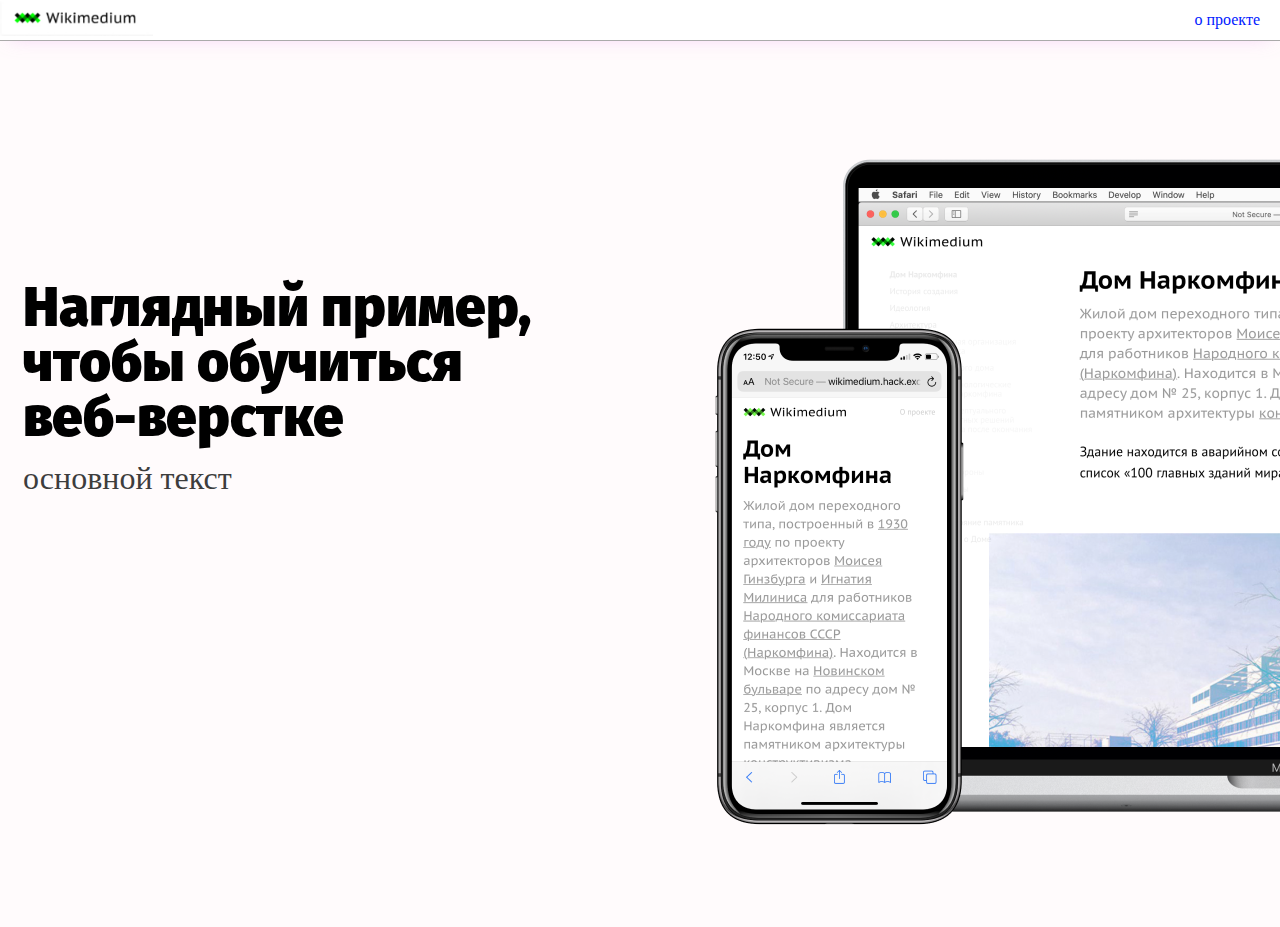
<file: about.html>
<!DOCTYPE html>
<html lang="en">
<head>
    <meta charset="UTF-8">
    <meta name="viewport" content="width=device-width, initial-scale=1.0">
    <title>Document</title>
    <link rel="stylesheet" href="./css/style.css">
</head>
<body>
    <div class="menubar">
        <a class="logo" href="index.html"><img src="./img/logo.png" alt=""></a>
        <a class="logotipe" href="about.html"> о проекте </a>
    </div>

    <section class="section1"> <!-- 1 экран -->
        <div>
            <h1>Наглядный пример, <br>
                чтобы обучиться веб-верстке
            </h1>
            <p> основной текст</p>
        </div>

        <div>
            <img src="./img/section1.png" alt="">
        </div>
    </section>
</body>
</html>
</file>
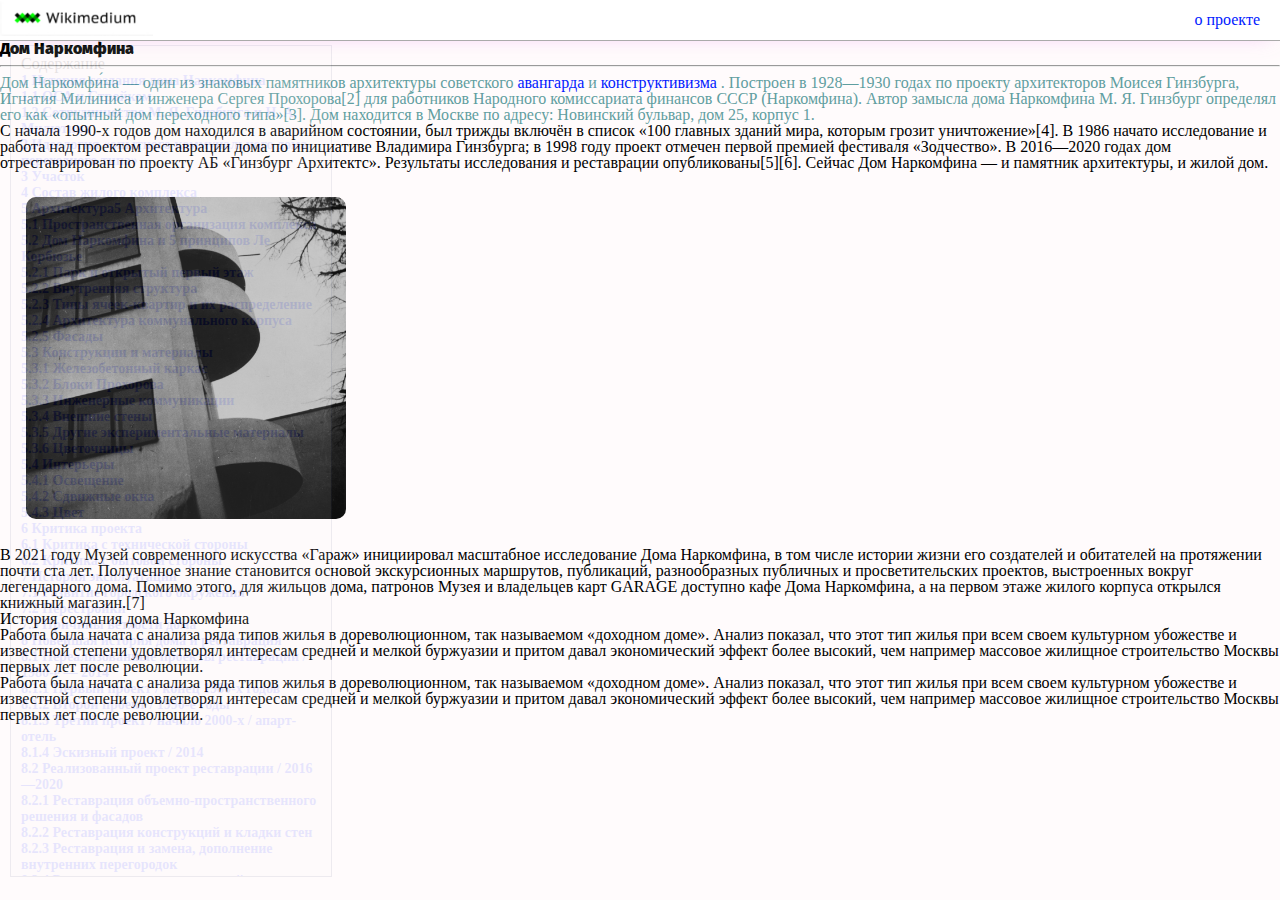
<file: dom.html>
<!DOCTYPE html>
<html lang="ru">
<head>
    <meta charset="UTF-8">
    <meta name="viewport" content="width=device-width, initial-scale=1.0">
    <title> Cod </title>
    <!-- I am Nona -->
    <!-- комментарий command + / -->
    <!-- command + s = сохранить -->
    <link rel="stylesheet" href="./css/style.css">
    <script src="./js/javascripts.js" charset="UTF-8"></script>
</head>
<body>
    <div class="menubar">
        <a class="logo" href="index.html"><img src="./img/logo.png" alt=""></a>
        <a class="logotipe" href="about.html"> о проекте </a>
    </div>
<!-- содержание / навигация --> 

<nav class="sidebar"><!-- navigation -->
    <p>Содержание</p> <!-- paragraph -->
    <ul><!--  не нумерованный список -->
        <li> <a href="#s1"> 1	История создания дома Наркомфина </a> </li>
        <!-- list item - строка списка -->
        <ul>
            <li> <a href="#sp11"> 1.1	ОСА и Стройком </a> </li>
            <li> <a href="#sp12"> 1.2 	Сотрудничество М. Я. Гинзбурга и Н. А. Милютина </a> </li>
        </ul>

        <li> <a href="#s2"> 2	Идеология «опытного коммунального дома переходного типа» </a></li>
        <li> <a href="#s3"> 3	Участок </a></li>
        <li> <a href="#s4"> 4	Состав жилого комплекса </a></li>
        <li> <a href="#s5"> 5	Архитектура5	Архитектура </a></li>
            <ul> 
                <li> <a href="#sp51"> 5.1	Пространственная организация комплекса </a> </li>
                <li> <a href="#sp52"> 5.2	Дом Наркомфина и 5 принципов Ле Корбюзье </a> </li>
                    <ul>
                        <li> <a href="#spp521"> 5.2.1	Парк и открытый первый этаж </a> </li>
                        <li> <a href="#spp522"> 5.2.2	Внутренняя структура </a> </li>
                        <li> <a href="#spp523"> 5.2.3	Типы ячеек-квартир и их распределение </a> </li>
                        <li> <a href="#spp524"> 5.2.4	Архитектура коммунального корпуса  </a> </li>
                        <li> <a href="#spp525"> 5.2.5	Фасады </a> </li>
                    </ul>
                <li> <a href="#sp53">5.3	Конструкции и материалы</a> </li>
                    <ul>
                        <li> <a href="#spp531"> 5.3.1	Железобетонный каркас  </a></li>
                        <li> <a href="#spp532"> 5.3.2	Блоки Прохорова  </a></li>
                        <li> <a href="#spp533"> 5.3.3	Инженерные коммуникации </a></li>
                        <li> <a href="#spp534"> 5.3.4	Внешние стены </a></li>
                        <li> <a href="#spp535"> 5.3.5	Другие экспериментальные материалы </a></li>
                        <li> <a href="#spp536"> 5.3.6	Цветочницы </a></li>
                    </ul>
                <li> <a href="#sp54"> 5.4	Интерьеры </a></li>
                    <ul>
                        <li> <a href="#spp541"> 5.4.1	Освещение </a></li>
                        <li> <a href="#spp542"> 5.4.2	Сдвижные окна </a></li>
                        <li> <a href="#spp543"> 5.4.3	Цвет </a></li>
                    </ul>
            </ul>
        <li><a href="#s6"> 6	Критика проекта </a></li>
            <ul> 
                <li> <a href="#sp61"> 6.1	Критика с технической стороны </a></li>
                <li> <a href="#sp62"> 6.2	Критика с бытовой стороны </a></li>
            </ul>
        <li> <a href="#s7"> 7	История эксплуатации </a></li>
            <ul>
                <li> <a href="#sp71"> 7.1	Развитие городского окружения </a></li>
                <li> <a href="#sp72"> 7.2	Перестройки </a></li>
                <li> <a href="#sp73"> 7.3	Причины ветхости дома </a></li>
            </ul>
        <li> <a href="#s8"> 8	Новейшая история дома и реставрация </a></li>
            <ul>
                <li> <a href="#sp81"> 8.1	Нереализованные проекты реставрации / 1980-е — 2014 </a></li>
                    <ul>
                        <li> <a href="#spp811"> 8.1.1	Первый проект / конец 1980-х годов </a></li>
                        <li> <a href="#spp812"> 8.1.2	Второй проект / 1990-е годы </a></li>
                        <li> <a href="#spp813"> 8.1.3	Третий проект / начало 2000-х / апарт-отель </a></li>
                        <li> <a href="#spp814"> 8.1.4	Эскизный проект / 2014 </a></li>
                    </ul>
                <li> <a href="#sp82"> 8.2	Реализованный проект реставрации / 2016—2020 </a></li>
                    <ul>
                        <li> <a href="#spp821"> 8.2.1	Реставрация объемно-пространственного решения и фасадов </a></li>
                        <li> <a href="#spp822"> 8.2.2	Реставрация конструкций и кладки стен </a></li>
                        <li> <a href="#spp823"> 8.2.3	Реставрация и замена, дополнение внутренних перегородок </a></li>
                        <li> <a href="#spp824"> 8.2.4	Реставрация окон и витражей </a></li>
                        <li> <a href="#spp825"> 8.2.5	Реставрация кровель и парапета </a></li>
                        <li> <a href="#spp826"> 8.2.6	Реставрация и приспособление интерьеров </a></li>
                        <li> <a href="#spp827"> 8.2.7	Цвет: исследование и восстановление покрасок </a></li>
                        <li> <a href="#spp828"> 8.2.8	Реставрация полов </a></li>
                        <li> <a href="#spp829"> 8.2.9	Реставрация: издания и награды  </a></li>
                    </ul>
            </ul>
        <li> <a href="#s9"> 9	Значение проекта в исторической перспективе </a></li>
            <ul> 
                <li> <a href="#sp91"> 9.1	Смена приоритетов в Советской России начала 1930-х годов как причина сворачивания эксперимента конструктивистов </a></li>
                <li> <a href="#sp92"> 9.2	Дом Наркомфина в перспективе развития архитектуры модернизма </a></li>
            </ul>
        <li> <a href="#s10"> 10	Реальная жизнь в доме Наркомфина </a></li>
            <ul> <a href="#sp101"> 10.1	Известные жители </a>
            </ul>
        <li> <a href="#s11"> 11	См. также </a></li>
        <li> <a href="#s12"> 12	Примечания </a></li>
            <ul>
                <li> <a href="#sp121"> 12.1	Сноски </a></li>
                <li> <a href="#sp122"> 12.2	Источники </a></li>
            </ul>
        <li> <a href="#s13"> 13	Литература </a></li>
        <li> <a href="#s14"> 14	Ссылки </a></li>

    </ul>
    <!-- нумерованный список -->
    <!-- <ol> <li> <a href=""> 11 </a> </li>
    </ol> -->
</nav>











<!-- основной код -->
<article>
    <h1 id="s1"> Дом Наркомфина </h1> <!-- heading text 1 -->
    <hr>  <!-- horisontal row - горизонатльная линия -->
    <p class="mytext" id="sp11" > <!-- paragraph -->    
    <b>Дом Наркомфи́на</b> <!-- bold --> — один из знаковых памятников архитектуры советского 
    <a href="https://ru.wikipedia.org/wiki/%D0%90%D0%B2%D0%B0%D0%BD%D0%B3%D0%B0%D1%80%D0%B4_(%D0%B8%D1%81%D0%BA%D1%83%D1%81%D1%81%D1%82%D0%B2%D0%BE)" target="_blank" > авангарда </a>  и <a href="https://ru.wikipedia.org/wiki/%D0%9A%D0%BE%D0%BD%D1%81%D1%82%D1%80%D1%83%D0%BA%D1%82%D0%B8%D0%B2%D0%B8%D0%B7%D0%BC_(%D0%B8%D1%81%D0%BA%D1%83%D1%81%D1%81%D1%82%D0%B2%D0%BE)" target="_blank">конструктивизма</a> . Построен в 1928—1930 годах по проекту архитекторов Моисея Гинзбурга, Игнатия Милиниса и инженера Сергея Прохорова[2] для работников Народного комиссариата финансов СССР (Наркомфина). <a href=""></a> Автор замысла дома Наркомфина М. Я. Гинзбург определял его как «опытный дом переходного типа»[3]. Дом находится в Москве по адресу: Новинский бульвар, дом 25, корпус 1.
    <!-- option or alt + z для переноса теста --> 
    </p>

    <p id="sp12">С начала 1990-х годов дом находился в аварийном состоянии, был трижды включён в список «100 главных зданий мира, которым грозит уничтожение»[4]. В 1986 начато исследование и работа над проектом реставрации дома по инициативе Владимира Гинзбурга; в 1998 году проект отмечен первой премией фестиваля «Зодчество». В 2016—2020 годах дом отреставрирован по проекту АБ «Гинзбург Архитектс». Результаты исследования и реставрации опубликованы[5][6]. Сейчас Дом Наркомфина — и памятник архитектуры, и жилой дом.
    </p>
    
    <div>
        <img class="pic1" src="./img/Narkonfin_apartments.png" alt="here_picture">
    </div>

    <p >В 2021 году Музей современного искусства «Гараж» инициировал масштабное исследование Дома Наркомфина, в том числе истории жизни его создателей и обитателей на протяжении почти ста лет. Полученное знание становится основой экскурсионных маршрутов, публикаций, разнообразных публичных и просветительских проектов, выстроенных вокруг легендарного дома. Помимо этого, для жильцов дома, патронов Музея и владельцев карт GARAGE доступно кафе Дома Наркомфина, а на первом этаже жилого корпуса открылся книжный магазин.[7]
    </p>

    <h2 id="s2"> История создания дома Наркомфина </h2>
    <!-- command + r  = обновить страничку браузера -->

    <blockquote id="s6"> 
        Работа была начата с анализа ряда типов жилья в дореволюционном, так называемом «доходном доме». Анализ показал, что этот тип жилья при всем своем культурном убожестве и известной степени удовлетворял интересам средней и мелкой буржуазии и притом давал экономический эффект более высокий, чем например массовое жилищное строительство Москвы первых лет после революции.
    </blockquote>
</article>

<footer>
    <blockquote> 
        Работа была начата с анализа ряда типов жилья в дореволюционном, так называемом «доходном доме». Анализ показал, что этот тип жилья при всем своем культурном убожестве и известной степени удовлетворял интересам средней и мелкой буржуазии и притом давал экономический эффект более высокий, чем например массовое жилищное строительство Москвы первых лет после революции.
    </blockquote>
</footer>

</body>
</html>
</file>
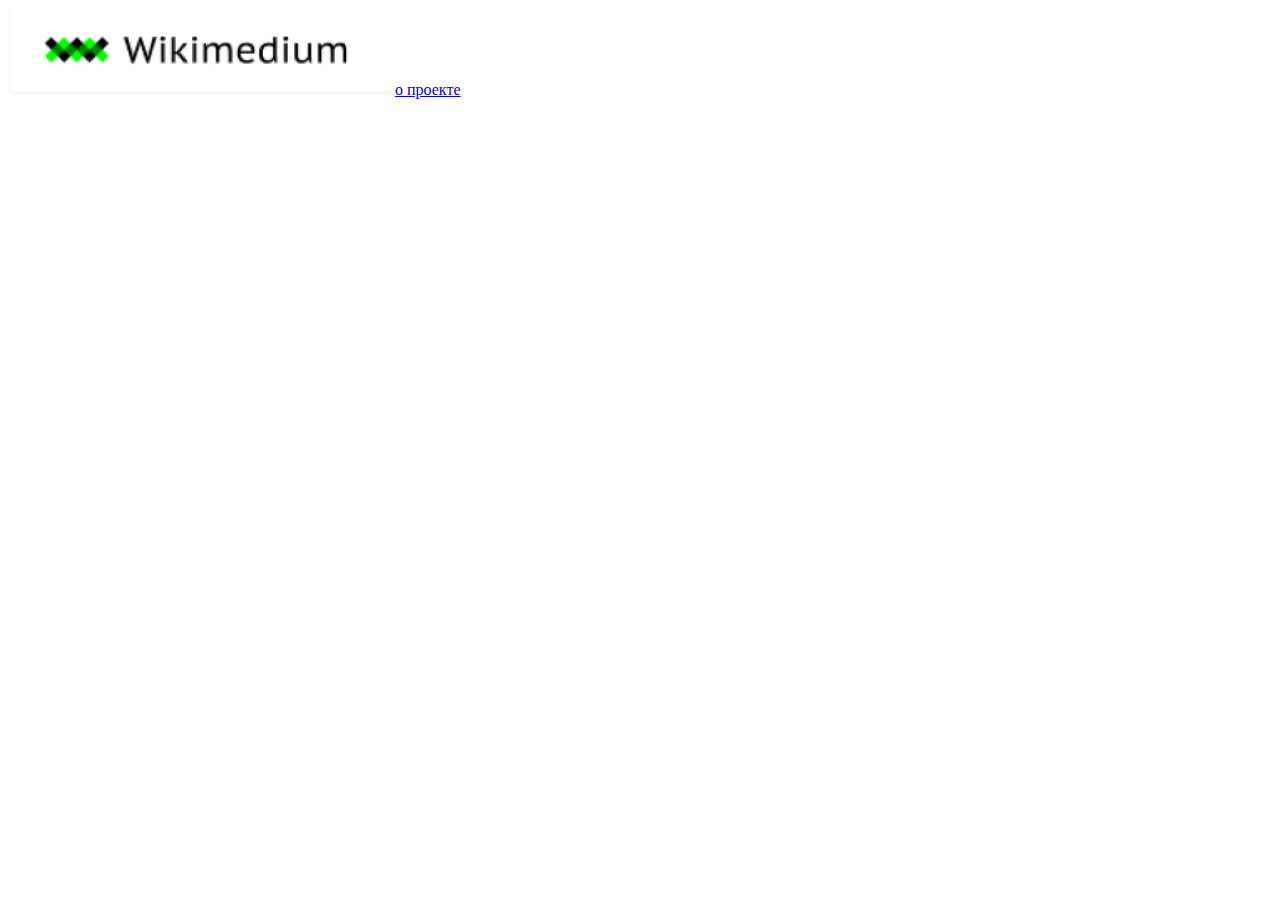
<file: viki.html>
<!DOCTYPE html>
<html lang="en">
<head>
    <meta charset="UTF-8">
    <meta name="viewport" content="width=device-width, initial-scale=1.0">
    <title>Document</title>
</head>
<body>
    <div class="menubar">
        <a class="logo" href="index.html"><img src="./img/logo.png" alt=""></a>
        <a class="logotipe" href="about.html"> о проекте </a>
    </div>
    
</body>
</html>
</file>
<file: css/style.css>
@import "reset.css";
@import "content.css";
@import "nav.css";
@import "index.css";
</file>
